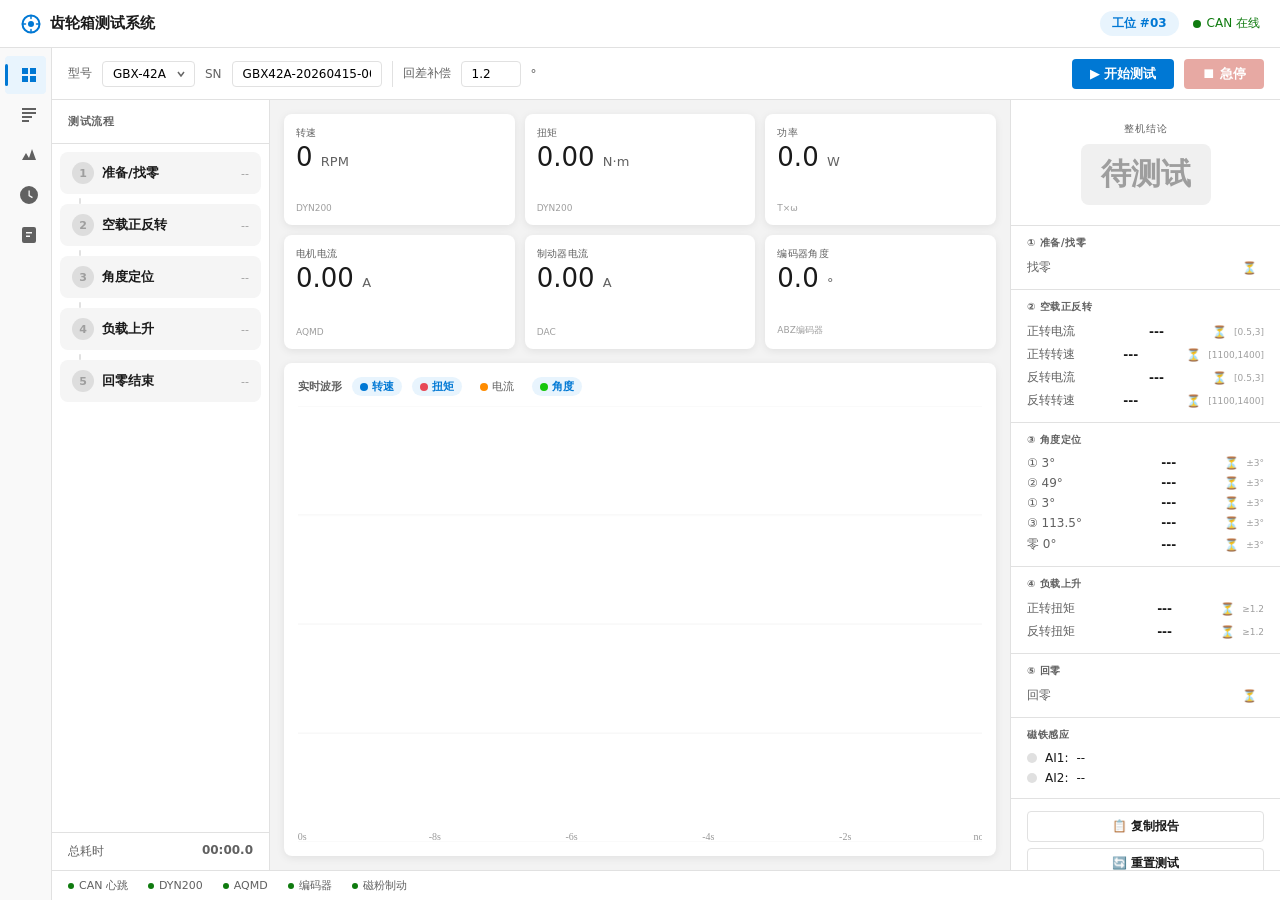
<file: Docs/motor.html>
<!DOCTYPE html>
<html lang="zh-CN">
<head>
<meta charset="UTF-8">
<meta name="viewport" content="width=device-width, initial-scale=1.0">
<title>齿轮箱产线测试系统 v1.0</title>
<style>
:root {
  --accent:#0078D4;--accent-light:#E8F4FD;--accent-hover:#106EBE;
  --bg:#F3F3F3;--card:#fff;--nav:#F9F9F9;--border:#E1E1E1;
  --t1:#1A1A1A;--t2:#616161;--t3:#9E9E9E;
  --ok:#0F7B0F;--ok-bg:#DFF6DD;--ng:#C42B1C;--ng-bg:#FDE7E9;
  --warn:#9D5D00;--warn-bg:#FFF4CE;
  --r:8px;--rs:4px;--sh:0 2px 8px rgba(0,0,0,.08);
}
*{margin:0;padding:0;box-sizing:border-box}
body{font-family:'Segoe UI Variable','Segoe UI',system-ui,sans-serif;background:var(--bg);color:var(--t1);height:100vh;display:flex;flex-direction:column;overflow:hidden;font-size:13px}
::-webkit-scrollbar{width:5px}::-webkit-scrollbar-thumb{background:#c8c8c8;border-radius:3px}

/* ── Titlebar ── */
.titlebar{height:48px;background:var(--card);border-bottom:1px solid var(--border);display:flex;align-items:center;padding:0 20px;gap:14px;flex-shrink:0}
.titlebar .logo{font-size:15px;font-weight:600;display:flex;align-items:center;gap:8px}
.titlebar .logo svg{width:22px;height:22px}
.titlebar .spacer{flex:1}
.station-badge{background:var(--accent-light);color:var(--accent);padding:4px 12px;border-radius:20px;font-size:12px;font-weight:600}
.bus-status{display:flex;align-items:center;gap:6px;font-size:12px;color:var(--ok)}
.bus-dot{width:8px;height:8px;background:var(--ok);border-radius:50%;animation:pulse 2s infinite}
@keyframes pulse{0%,100%{opacity:1}50%{opacity:.4}}

/* ── Nav Rail ── */
.nav-rail{width:52px;background:var(--nav);border-right:1px solid var(--border);display:flex;flex-direction:column;align-items:center;padding:8px 0;gap:2px;flex-shrink:0;transition:width .2s;overflow:hidden;z-index:50}
.nav-rail:hover{width:190px}
.nav-item{width:calc(100% - 10px);height:38px;display:flex;align-items:center;gap:12px;padding:0 14px;border-radius:var(--rs);cursor:pointer;white-space:nowrap;color:var(--t2);font-size:13px;position:relative;transition:.15s}
.nav-item:hover{background:rgba(0,0,0,.04)}
.nav-item.active{background:var(--accent-light);color:var(--accent)}
.nav-item.active::before{content:'';position:absolute;left:0;top:8px;bottom:8px;width:3px;background:var(--accent);border-radius:2px}
.nav-item svg{width:20px;height:20px;flex-shrink:0}

/* ── Command Bar ── */
.cmd-bar{height:52px;background:var(--card);border-bottom:1px solid var(--border);display:flex;align-items:center;padding:0 16px;gap:10px;flex-shrink:0;font-size:12px}
.cmd-bar label{color:var(--t2)}
.cmd-sel{appearance:none;padding:5px 28px 5px 10px;border:1px solid var(--border);border-radius:var(--rs);background:var(--card) url("data:image/svg+xml,%3Csvg xmlns='http://www.w3.org/2000/svg' width='10' height='10'%3E%3Cpath d='M2 3l3 4 3-4' fill='none' stroke='%23666' stroke-width='1.5'/%3E%3C/svg%3E") no-repeat right 8px center;font:inherit;cursor:pointer}
.cmd-inp{padding:5px 10px;border:1px solid var(--border);border-radius:var(--rs);font:inherit;width:150px;transition:.15s}
.cmd-inp:focus{outline:none;border-color:var(--accent);box-shadow:0 0 0 1px var(--accent)}
.cmd-inp.sm{width:60px}
.cmd-sep{width:1px;height:26px;background:var(--border)}
.cmd-spacer{flex:1}

.btn{padding:6px 18px;border:none;border-radius:var(--rs);font-size:13px;font-weight:600;cursor:pointer;display:inline-flex;align-items:center;gap:6px;font-family:inherit;transition:.15s}
.btn-p{background:var(--accent);color:#fff}.btn-p:hover{background:var(--accent-hover)}.btn-p:disabled{background:#bbb;cursor:default}
.btn-d{background:var(--ng);color:#fff}.btn-d:hover{background:#a4241a}.btn-d:disabled{opacity:.4;cursor:default}
.btn-o{background:transparent;border:1px solid var(--border);color:var(--t1)}.btn-o:hover{background:rgba(0,0,0,.04)}

/* ── Three Column ── */
.main{flex:1;display:flex;overflow:hidden}
.test-cols{flex:1;display:flex;overflow:hidden}

/* Left */
.left{width:218px;background:var(--card);border-right:1px solid var(--border);display:flex;flex-direction:column;flex-shrink:0;overflow-y:auto}
.ph{padding:14px 16px;font-weight:600;font-size:11px;color:var(--t2);border-bottom:1px solid var(--border);text-transform:uppercase;letter-spacing:.5px}
.steps{padding:8px;flex:1}
.step{padding:10px 12px;border-radius:var(--r);margin-bottom:4px;transition:.15s}
.step.done{background:var(--ok-bg)}.step.run{background:var(--accent-light);outline:1.5px solid var(--accent)}.step.fail{background:var(--ng-bg)}.step.wait{background:#f5f5f5}
.step-hd{display:flex;align-items:center;gap:8px}
.step-ico{width:22px;height:22px;border-radius:50%;display:flex;align-items:center;justify-content:center;font-size:11px;font-weight:700;flex-shrink:0;color:#fff}
.step.wait .step-ico{background:#ddd;color:var(--t3)}
.step.done .step-ico{background:var(--ok)}
.step.run .step-ico{background:var(--accent);animation:pulse 1.2s infinite}
.step.fail .step-ico{background:var(--ng)}
.step-nm{font-weight:600;font-size:13px;flex:1}
.step-tm{font-size:11px;color:var(--t3);font-variant-numeric:tabular-nums}
.step-det{margin-top:6px;padding-left:30px;font-size:11px;color:var(--t2);line-height:1.7}
.conn{width:2px;height:6px;margin:0 0 0 19px;border-radius:1px}
.conn.d{background:var(--ok)}.conn.p{background:var(--border)}
.total{padding:10px 16px;border-top:1px solid var(--border);font-size:12px;color:var(--t2);display:flex;justify-content:space-between}
.total b{font-variant-numeric:tabular-nums}

/* Center */
.center{flex:1;display:flex;flex-direction:column;overflow-y:auto;padding:14px;gap:14px;background:var(--bg)}
.metrics{display:grid;grid-template-columns:repeat(3,1fr);gap:10px}
.mc{background:var(--card);border-radius:var(--r);padding:12px;box-shadow:var(--sh);display:flex;flex-direction:column;min-height:90px;transition:.15s}
.mc:hover{box-shadow:0 4px 16px rgba(0,0,0,.12)}
.mc-lbl{font-size:10px;color:var(--t2);text-transform:uppercase;letter-spacing:.3px}
.mc-val{font-size:26px;font-weight:300;margin:2px 0;font-variant-numeric:tabular-nums;line-height:1.2}
.mc-unit{font-size:13px;color:var(--t2);font-weight:400}
.mc-src{font-size:9px;color:var(--t3);margin-top:auto}
.mc-spark{height:22px;margin:3px 0}
.mc-spark canvas{width:100%;height:100%}

.chart-box{background:var(--card);border-radius:var(--r);box-shadow:var(--sh);padding:14px;flex:1;min-height:180px;display:flex;flex-direction:column}
.chart-hdr{display:flex;align-items:center;gap:10px;margin-bottom:10px;font-size:11px;color:var(--t2)}
.chart-hdr .tag{padding:2px 8px;border-radius:12px;cursor:pointer;display:flex;align-items:center;gap:4px;-webkit-user-select:none;user-select:none;transition:.15s}
.chart-hdr .tag.on{background:var(--accent-light);color:var(--accent);font-weight:600}
.chart-hdr .tag .cd{width:8px;height:8px;border-radius:50%}
.chart-wrap{flex:1;position:relative}
.chart-wrap canvas{width:100%;height:100%;display:block}
.samp-bar{display:flex;align-items:center;gap:8px;margin-top:8px;padding:6px 10px;background:var(--accent-light);border-radius:var(--rs);font-size:11px;color:var(--accent);font-weight:600}
.samp-bar .trk{flex:1;height:4px;background:#c8e0f4;border-radius:2px;overflow:hidden}
.samp-bar .fill{height:100%;background:var(--accent);border-radius:2px;transition:width .1s linear}
.samp-bar.hidden{display:none}

/* Phase-specific tables */
.ptbl{background:var(--card);border-radius:var(--r);box-shadow:var(--sh);overflow:hidden}
.ptbl.hidden{display:none}
.ptbl table{width:100%;border-collapse:collapse;font-size:12px}
.ptbl th{background:var(--nav);padding:7px 12px;text-align:left;font-weight:600;font-size:10px;color:var(--t2);text-transform:uppercase;letter-spacing:.3px}
.ptbl td{padding:7px 12px;border-top:1px solid var(--border);font-variant-numeric:tabular-nums}
.ok{color:var(--ok);font-weight:600}.ng{color:var(--ng);font-weight:600}.wt{color:var(--t3)}

/* Right */
.right{width:270px;background:var(--card);border-left:1px solid var(--border);display:flex;flex-direction:column;flex-shrink:0;overflow-y:auto}
.verdict{padding:20px 16px;text-align:center;border-bottom:1px solid var(--border)}
.verdict small{font-size:10px;color:var(--t2);text-transform:uppercase;letter-spacing:1px}
.verdict-r{font-size:30px;font-weight:700;padding:10px 20px;border-radius:var(--r);display:inline-block;min-width:130px;margin-top:8px}
.verdict-r.p{background:#f0f0f0;color:var(--t3)}.verdict-r.ok{background:var(--ok-bg);color:var(--ok)}.verdict-r.ng{background:var(--ng-bg);color:var(--ng)}
.jsec{padding:10px 16px;border-bottom:1px solid var(--border)}
.jsec-t{font-size:10px;font-weight:600;color:var(--t2);text-transform:uppercase;letter-spacing:.5px;margin-bottom:6px}
.ji{display:flex;align-items:center;padding:3px 0;font-size:12px;gap:6px}
.ji .nm{flex:1;color:var(--t2)}.ji .vl{font-weight:600;font-variant-numeric:tabular-nums;min-width:55px}.ji .rs{width:18px;text-align:center}.ji .rg{font-size:9px;color:var(--t3)}
.sensor-row{display:flex;align-items:center;gap:8px;padding:3px 0;font-size:12px}
.sd{width:10px;height:10px;border-radius:50%;flex-shrink:0}.sd.on{background:var(--ok)}.sd.off{background:#e0e0e0}
.ractions{padding:12px 16px;margin-top:auto;display:flex;flex-direction:column;gap:6px}
.ractions .btn{justify-content:center;width:100%;font-size:12px}

/* Status bar */
.sbar{height:30px;background:var(--card);border-top:1px solid var(--border);display:flex;align-items:center;padding:0 16px;gap:20px;font-size:11px;color:var(--t2);flex-shrink:0}
.si{display:flex;align-items:center;gap:5px}
.si .d{width:6px;height:6px;border-radius:50%}.si .d.on{background:var(--ok)}.si .d.off{background:var(--ng)}

/* Info bar */
.ibar{padding:7px 20px;font-size:12px;display:flex;align-items:center;gap:8px;flex-shrink:0}
.ibar.hidden{display:none}
.ibar.w{background:var(--warn-bg);color:var(--warn)}
.ibar.e{background:var(--ng-bg);color:var(--ng)}
.ibar.s{background:var(--ok-bg);color:var(--ok)}

/* Toast */
.toast-wrap{position:fixed;top:60px;right:20px;z-index:999;display:flex;flex-direction:column;gap:8px}
.toast{padding:10px 16px;border-radius:var(--r);font-size:12px;box-shadow:0 4px 20px rgba(0,0,0,.15);animation:tIn .3s;max-width:300px}
.toast.info{background:var(--accent);color:#fff}
.toast.ok{background:var(--ok);color:#fff}
.toast.ng{background:var(--ng);color:#fff}
@keyframes tIn{from{opacity:0;transform:translateY(-10px)}to{opacity:1;transform:none}}
</style>
</head>
<body>

<!-- Titlebar -->
<div class="titlebar">
  <div class="logo">
    <svg viewBox="0 0 22 22" fill="none"><circle cx="11" cy="11" r="8.5" stroke="#0078D4" stroke-width="2"/><circle cx="11" cy="11" r="3" fill="#0078D4"/><path d="M11 2.5v3M11 16.5v3M2.5 11h3M16.5 11h3" stroke="#0078D4" stroke-width="1.5" stroke-linecap="round"/></svg>
    齿轮箱测试系统
  </div>
  <div class="spacer"></div>
  <div class="station-badge">工位 #03</div>
  <div class="bus-status"><div class="bus-dot"></div>CAN 在线</div>
</div>

<div class="main">
  <!-- Nav -->
  <nav class="nav-rail">
    <div class="nav-item active"><svg viewBox="0 0 20 20" fill="currentColor"><path d="M3 3h6v6H3zm8 0h6v6h-6zM3 11h6v6H3zm8 0h6v6h-6z"/></svg><span>测试执行</span></div>
    <div class="nav-item"><svg viewBox="0 0 20 20" fill="currentColor"><path d="M3 3h14v2H3zm0 4h14v2H3zm0 4h10v2H3zm0 4h7v2H3z"/></svg><span>配方管理</span></div>
    <div class="nav-item"><svg viewBox="0 0 20 20" fill="currentColor"><path d="M3 15l4-7 3 5 3-9 4 11H3z"/></svg><span>历史记录</span></div>
    <div class="nav-item"><svg viewBox="0 0 20 20" fill="currentColor"><path d="M10 1a9 9 0 100 18A9 9 0 0010 1zm.75 4.5v4.69l3.1 1.86-.75 1.25L9.5 11V5.5h1.25z"/></svg><span>设备配置</span></div>
    <div class="nav-item"><svg viewBox="0 0 20 20" fill="currentColor"><path d="M5 2a2 2 0 00-2 2v12a2 2 0 002 2h10a2 2 0 002-2V4a2 2 0 00-2-2H5zm2 5h6v1.5H7zm0 3.5h4V12H7z"/></svg><span>I/O 诊断</span></div>
  </nav>

  <div style="flex:1;display:flex;flex-direction:column;overflow:hidden">
    <!-- Command bar -->
    <div class="cmd-bar">
      <label>型号</label>
      <select class="cmd-sel" id="selModel" title="型号选择" aria-label="型号选择"><option>GBX-42A</option><option>GBX-42B</option><option>GBX-56A</option></select>
      <label>SN</label>
      <input class="cmd-inp" id="inpSN" value="GBX42A-20260415-001" title="产品序列号" placeholder="请输入 SN">
      <div class="cmd-sep"></div>
      <label>回差补偿</label>
      <input class="cmd-inp sm" id="inpBack" type="number" step="0.1" value="1.2" title="回差补偿角度" placeholder="0~10"><label>°</label>
      <div class="cmd-spacer"></div>
      <button class="btn btn-p" id="btnStart" onclick="startTest()">▶ 开始测试</button>
      <button class="btn btn-d" id="btnStop" onclick="emergencyStop()" disabled>⏹ 急停</button>
    </div>

    <!-- 3-col -->
    <div class="test-cols">
      <!-- LEFT: Steps -->
      <div class="left">
        <div class="ph">测试流程</div>
        <div class="steps" id="stepsContainer"></div>
        <div class="total"><span>总耗时</span><b id="totalTime">00:00.0</b></div>
      </div>

      <!-- CENTER -->
      <div class="center">
        <!-- Metrics -->
        <div class="metrics" id="metricsGrid"></div>

        <!-- Phase table -->
        <div class="ptbl hidden" id="angleTable">
          <table><thead><tr><th>目标位</th><th>目标角度</th><th>当前角度</th><th>偏差</th><th>公差</th><th>判定</th></tr></thead>
          <tbody id="angleTbody"></tbody></table>
        </div>
        <div class="ptbl hidden" id="loadTable">
          <table><thead><tr><th>方向</th><th>制动电流</th><th>锁止扭矩</th><th>下限</th><th>判定</th></tr></thead>
          <tbody id="loadTbody"></tbody></table>
        </div>

        <!-- Chart -->
        <div class="chart-box">
          <div class="chart-hdr">
            <span style="font-weight:600">实时波形</span>
            <div class="tag on" data-ch="speed"><span class="cd" style="background:#0078D4"></span>转速</div>
            <div class="tag on" data-ch="torque"><span class="cd" style="background:#E74856"></span>扭矩</div>
            <div class="tag" data-ch="current"><span class="cd" style="background:#FF8C00"></span>电流</div>
            <div class="tag on" data-ch="angle"><span class="cd" style="background:#16C60C"></span>角度</div>
          </div>
          <div class="chart-wrap"><canvas id="chartCanvas"></canvas></div>
          <div class="samp-bar hidden" id="sampBar">
            <span>⏱ 采样中</span>
            <div class="trk"><div class="fill" id="sampFill" style="width:0%"></div></div>
            <span id="sampText">0.0s / 2.0s</span>
          </div>
        </div>
      </div>

      <!-- RIGHT: Judgment -->
      <div class="right">
        <div class="verdict">
          <small>整机结论</small><br>
          <div class="verdict-r p" id="verdictBox">待测试</div>
        </div>
        <div id="judgeContainer"></div>
        <div class="jsec">
          <div class="jsec-t">磁铁感应</div>
          <div class="sensor-row"><div class="sd off" id="ai1Dot"></div><span>AI1: </span><span id="ai1Val">--</span></div>
          <div class="sensor-row"><div class="sd off" id="ai2Dot"></div><span>AI2: </span><span id="ai2Val">--</span></div>
        </div>
        <div class="ractions">
          <button class="btn btn-o" onclick="copyReport()">📋 复制报告</button>
          <button class="btn btn-o" onclick="resetTest()">🔄 重置测试</button>
        </div>
      </div>
    </div>

    <!-- Info bar -->
    <div class="ibar hidden" id="infoBar"><span id="infoIcon">ℹ</span><span id="infoText"></span></div>

    <!-- Status bar -->
    <div class="sbar">
      <div class="si"><div class="d on"></div>CAN 心跳</div>
      <div class="si"><div class="d on"></div>DYN200</div>
      <div class="si"><div class="d on"></div>AQMD</div>
      <div class="si"><div class="d on"></div>编码器</div>
      <div class="si"><div class="d on"></div>磁粉制动</div>
      <div style="flex:1"></div>
      <span id="clockText"></span>
    </div>
  </div>
</div>

<!-- Toasts -->
<div class="toast-wrap" id="toastWrap"></div>

<script>
// ═══════════════════════ DATA MODEL ═══════════════════════
const PHASES = [
  { id:'prep',  name:'准备/找零',   icon:'1' },
  { id:'idle',  name:'空载正反转',  icon:'2' },
  { id:'angle', name:'角度定位',    icon:'3' },
  { id:'load',  name:'负载上升',    icon:'4' },
  { id:'home',  name:'回零结束',    icon:'5' }
];

const ANGLE_TARGETS = [
  { label:'①', deg:3,     tol:3 },
  { label:'②', deg:49,    tol:3 },
  { label:'①', deg:3,     tol:3 },
  { label:'③', deg:113.5, tol:3 },
  { label:'零', deg:0,     tol:3 }
];

const LIMITS = {
  idleCurFwd:[0.5,3.0], idleCurRev:[0.5,3.0],
  idleSpdFwd:[1100,1400], idleSpdRev:[1100,1400],
  loadTorqueFwd:1.2, loadTorqueRev:1.2
};
const STORAGE_KEY='gbx-test-profile-v1';

let state = {
  running:false, phase:-1, subStep:0, timer:null, elapsed:0,
  phaseStart:0,
  metrics:{ speed:0, torque:0, power:0, motorCur:0, brakeCur:0, angle:0 },
  series:{ speed:[], torque:[], current:[], angle:[] },
  sampling:false, sampElapsed:0, sampDuration:2,
  results:{
    prep:{ status:'wait' },
    idle:{ status:'wait', fwdCur:null, fwdSpd:null, revCur:null, revSpd:null },
    angle:{ status:'wait', points:ANGLE_TARGETS.map(()=>({actual:null,status:'wait'})) },
    load:{ status:'wait', fwdBrakeCur:null, fwdTorque:null, revBrakeCur:null, revTorque:null },
    home:{ status:'wait' }
  },
  verdict:'pending',
  ai1:0, ai2:0,
  chartChannels:{ speed:true, torque:true, current:false, angle:true }
};


// ══════════ 继续 state 之后的完整逻辑 ══════════

// ── Utility ──
function rand(a,b){return a+Math.random()*(b-a)}
function clamp(v,a,b){return Math.max(a,Math.min(b,v))}
function fmt(v,d=1){return v.toFixed(d)}
function fmtTime(ms){let s=ms/1000;let m=Math.floor(s/60);s=s-m*60;return String(m).padStart(2,'0')+':'+s.toFixed(1).padStart(4,'0')}

// ── Toast ──
function toast(msg,type='info'){
  const w=document.getElementById('toastWrap');
  const d=document.createElement('div');
  d.className='toast '+type;d.textContent=msg;w.appendChild(d);
  setTimeout(()=>{d.style.opacity='0';d.style.transition='opacity .3s';setTimeout(()=>d.remove(),300)},3000);
}

// ── Info Bar ──
function showInfo(msg,type='w'){
  const bar=document.getElementById('infoBar');
  bar.className='ibar '+type;
  document.getElementById('infoIcon').textContent=type==='s'?'✅':type==='e'?'❌':'⚠';
  document.getElementById('infoText').textContent=msg;
}
function hideInfo(){document.getElementById('infoBar').className='ibar hidden'}

function setFormLocked(locked){
  document.getElementById('selModel').disabled=locked;
  document.getElementById('inpSN').readOnly=locked;
  document.getElementById('inpBack').readOnly=locked;
}

function validateInputs(){
  const snInput=document.getElementById('inpSN');
  const backInput=document.getElementById('inpBack');
  const sn=snInput.value.trim();
  const backVal=parseFloat(backInput.value);

  if(!sn){
    showInfo('SN 不能为空','e');
    snInput.focus();
    return false;
  }
  if(sn.length<8){
    showInfo('SN 长度至少 8 位','e');
    snInput.focus();
    return false;
  }
  if(Number.isNaN(backVal)||backVal<0||backVal>10){
    showInfo('回差补偿范围应为 0 ~ 10°','e');
    backInput.focus();
    return false;
  }
  return true;
}

function saveProfile(){
  const payload={
    model:document.getElementById('selModel').value,
    sn:document.getElementById('inpSN').value.trim(),
    back:document.getElementById('inpBack').value
  };
  try{
    localStorage.setItem(STORAGE_KEY,JSON.stringify(payload));
  }catch(_){
    // Storage may be unavailable in some runtime contexts.
  }
}

function restoreProfile(){
  let raw=null;
  try{
    raw=localStorage.getItem(STORAGE_KEY);
  }catch(_){
    return;
  }
  if(!raw)return;
  try{
    const payload=JSON.parse(raw);
    if(payload.model)document.getElementById('selModel').value=payload.model;
    if(payload.sn)document.getElementById('inpSN').value=payload.sn;
    if(payload.back!==undefined)document.getElementById('inpBack').value=payload.back;
  }catch(_){
    localStorage.removeItem(STORAGE_KEY);
  }
}

// ── Clock ──
setInterval(()=>{
  const now=new Date();
  document.getElementById('clockText').textContent=
    now.toLocaleDateString('zh-CN')+' '+now.toLocaleTimeString('zh-CN');
},1000);

// ═══════════════════════ RENDER ═══════════════════════

function renderSteps(){
  const c=document.getElementById('stepsContainer');
  let html='';
  PHASES.forEach((p,i)=>{
    const r=state.results[p.id];
    let cls='wait',icon=p.icon,detail='';
    if(i<state.phase){cls=r.status==='fail'?'fail':'done'}
    else if(i===state.phase&&state.running){cls='run'}

    // detail for each phase
    if(p.id==='prep'&&(cls==='done'||cls==='run')){
      detail='回差补偿: '+document.getElementById('inpBack').value+'°';
    }
    if(p.id==='idle'){
      if(cls==='run'){
        detail=state.subStep===0?'正转采样中...':'反转采样中...';
      }else if(cls==='done'){
        detail='正转 '+fmt(r.fwdCur)+'A / '+fmt(r.fwdSpd,0)+'RPM<br>反转 '+fmt(r.revCur)+'A / '+fmt(r.revSpd,0)+'RPM';
      }
    }
    if(p.id==='angle'){
      if(cls==='run'){
        const idx=Math.min(state.subStep,ANGLE_TARGETS.length-1);
        detail='定位目标 '+ANGLE_TARGETS[idx].label+' '+ANGLE_TARGETS[idx].deg+'°';
      }else if(cls==='done'){
        detail=r.points.map((pt,j)=>ANGLE_TARGETS[j].label+' '+fmt(pt.actual)+'° '+(pt.status==='ok'?'✅':'❌')).join('<br>');
      }
    }
    if(p.id==='load'){
      if(cls==='run'){detail=state.subStep===0?'正转加载中...':'反转加载中...';}
      else if(cls==='done'){detail='正转 '+fmt(r.fwdTorque)+' N·m<br>反转 '+fmt(r.revTorque)+' N·m';}
    }

    const elapsed=i<state.phase?phaseElapsed[i]:(i===state.phase?(Date.now()-state.phaseStart):0);

    html+=`<div class="step ${cls}">
      <div class="step-hd">
        <div class="step-ico">${cls==='done'?'✓':cls==='fail'?'✗':cls==='run'?'⟳':icon}</div>
        <div class="step-nm">${p.name}</div>
        <div class="step-tm">${(cls!=='wait')?fmtTime(elapsed):'--'}</div>
      </div>
      ${detail?'<div class="step-det">'+detail+'</div>':''}
    </div>`;
    if(i<PHASES.length-1){
      html+=`<div class="conn ${i<state.phase?'d':'p'}"></div>`;
    }
  });
  c.innerHTML=html;
  document.getElementById('totalTime').textContent=fmtTime(state.elapsed);
}

const phaseElapsed=Array(5).fill(0);

function renderMetrics(){
  const m=state.metrics;
  const defs=[
    {lbl:'转速',val:fmt(m.speed,0),unit:'RPM',src:'DYN200',key:'speed'},
    {lbl:'扭矩',val:fmt(m.torque,2),unit:'N·m',src:'DYN200',key:'torque'},
    {lbl:'功率',val:fmt(m.power,1),unit:'W',src:'T×ω',key:'power'},
    {lbl:'电机电流',val:fmt(m.motorCur,2),unit:'A',src:'AQMD',key:'current'},
    {lbl:'制动器电流',val:fmt(m.brakeCur,2),unit:'A',src:'DAC',key:'brake'},
    {lbl:'编码器角度',val:fmt(m.angle,1),unit:'°',src:'ABZ编码器',key:'angle'}
  ];
  const g=document.getElementById('metricsGrid');
  let html='';
  defs.forEach(d=>{
    html+=`<div class="mc">
      <div class="mc-lbl">${d.lbl}</div>
      <div class="mc-val">${d.val} <span class="mc-unit">${d.unit}</span></div>
      <div class="mc-spark"><canvas id="spark_${d.key}" height="22"></canvas></div>
      <div class="mc-src">${d.src}</div>
    </div>`;
  });
  g.innerHTML=html;

  // draw sparklines
  ['speed','torque','current','angle'].forEach(k=>{
    const cv=document.getElementById('spark_'+k);
    if(!cv)return;
    drawSparkline(cv,state.series[k]||[],k);
  });
  const brakeSpark=document.getElementById('spark_brake');
  if(brakeSpark){
    // reuse a mini array for brake
    drawSparkline(brakeSpark,[state.metrics.brakeCur],'brake');
  }
  const powerSpark=document.getElementById('spark_power');
  if(powerSpark){
    drawSparkline(powerSpark,[state.metrics.power],'power');
  }
}

function drawSparkline(canvas,data,key){
  const ctx=canvas.getContext('2d');
  const w=canvas.width=canvas.parentElement.clientWidth;
  const h=canvas.height=22;
  ctx.clearRect(0,0,w,h);
  if(data.length<2)return;
  const last=data.slice(-60);
  const mn=Math.min(...last),mx=Math.max(...last);
  const range=mx-mn||1;
  const colors={speed:'#0078D4',torque:'#E74856',current:'#FF8C00',angle:'#16C60C',brake:'#8764B8',power:'#00B7C3'};
  ctx.strokeStyle=colors[key]||'#0078D4';
  ctx.lineWidth=1.5;
  ctx.beginPath();
  last.forEach((v,i)=>{
    const x=(i/(last.length-1))*w;
    const y=h-((v-mn)/range)*(h-4)-2;
    i===0?ctx.moveTo(x,y):ctx.lineTo(x,y);
  });
  ctx.stroke();
}

function renderAngleTable(){
  const tbl=document.getElementById('angleTable');
  const tb=document.getElementById('angleTbody');
  if(state.phase===2&&state.running){
    tbl.classList.remove('hidden');
    let html='';
    ANGLE_TARGETS.forEach((t,i)=>{
      const r=state.results.angle.points[i];
      const actual=r.actual!==null?fmt(r.actual):'---';
      const diff=r.actual!==null?fmt(r.actual-t.deg):'---';
      const st=r.status==='ok'?'<span class="ok">✅ OK</span>':r.status==='fail'?'<span class="ng">❌ NG</span>':'<span class="wt">⏳</span>';
      html+=`<tr><td>${t.label}</td><td>${t.deg}°</td><td>${actual}°</td><td>${diff}°</td><td>±${t.tol}°</td><td>${st}</td></tr>`;
    });
    tb.innerHTML=html;
  }else if(state.phase>2){
    tbl.classList.remove('hidden');
    // keep final values
  }else{
    tbl.classList.add('hidden');
  }
}

function renderLoadTable(){
  const tbl=document.getElementById('loadTable');
  const tb=document.getElementById('loadTbody');
  if(state.phase===3&&state.running){
    tbl.classList.remove('hidden');
    const r=state.results.load;
    let html='';
    const fwdSt=r.fwdTorque!==null?(r.fwdTorque>=LIMITS.loadTorqueFwd?'<span class="ok">✅ OK</span>':'<span class="ng">❌ NG</span>'):'<span class="wt">⏳ 加载中</span>';
    const revSt=r.revTorque!==null?(r.revTorque>=LIMITS.loadTorqueRev?'<span class="ok">✅ OK</span>':'<span class="ng">❌ NG</span>'):'<span class="wt">⏳</span>';
    html+=`<tr><td>正转</td><td>${r.fwdBrakeCur!==null?fmt(r.fwdBrakeCur)+' A':'---'}</td><td>${r.fwdTorque!==null?fmt(r.fwdTorque)+' N·m':'---'}</td><td>≥${LIMITS.loadTorqueFwd}</td><td>${fwdSt}</td></tr>`;
    html+=`<tr><td>反转</td><td>${r.revBrakeCur!==null?fmt(r.revBrakeCur)+' A':'---'}</td><td>${r.revTorque!==null?fmt(r.revTorque)+' N·m':'---'}</td><td>≥${LIMITS.loadTorqueRev}</td><td>${revSt}</td></tr>`;
    tb.innerHTML=html;
  }else if(state.phase>3){tbl.classList.remove('hidden')}
  else{tbl.classList.add('hidden')}
}

function renderJudgment(){
  const c=document.getElementById('judgeContainer');
  let html='';
  // Phase 1: prep
  html+=`<div class="jsec"><div class="jsec-t">① 准备/找零</div>`;
  html+=ji('找零','',state.results.prep.status==='done'?'ok':state.results.prep.status==='fail'?'ng':'wait','');
  html+=`</div>`;

  // Phase 2: idle
  const ir=state.results.idle;
  html+=`<div class="jsec"><div class="jsec-t">② 空载正反转</div>`;
  html+=ji('正转电流',ir.fwdCur!==null?fmt(ir.fwdCur)+' A':'---',judgeRange(ir.fwdCur,LIMITS.idleCurFwd),'['+LIMITS.idleCurFwd+']');
  html+=ji('正转转速',ir.fwdSpd!==null?fmt(ir.fwdSpd,0)+' RPM':'---',judgeRange(ir.fwdSpd,LIMITS.idleSpdFwd),'['+LIMITS.idleSpdFwd+']');
  html+=ji('反转电流',ir.revCur!==null?fmt(ir.revCur)+' A':'---',judgeRange(ir.revCur,LIMITS.idleCurRev),'['+LIMITS.idleCurRev+']');
  html+=ji('反转转速',ir.revSpd!==null?fmt(ir.revSpd,0)+' RPM':'---',judgeRange(ir.revSpd,LIMITS.idleSpdRev),'['+LIMITS.idleSpdRev+']');
  html+=`</div>`;

  // Phase 3: angle
  html+=`<div class="jsec"><div class="jsec-t">③ 角度定位</div>`;
  ANGLE_TARGETS.forEach((t,i)=>{
    const p=state.results.angle.points[i];
    html+=ji(t.label+' '+t.deg+'°',p.actual!==null?fmt(p.actual)+'°':'---',p.status,'±'+t.tol+'°');
  });
  html+=`</div>`;

  // Phase 4: load
  const lr=state.results.load;
  html+=`<div class="jsec"><div class="jsec-t">④ 负载上升</div>`;
  html+=ji('正转扭矩',lr.fwdTorque!==null?fmt(lr.fwdTorque)+' N·m':'---',lr.fwdTorque!==null?(lr.fwdTorque>=LIMITS.loadTorqueFwd?'ok':'fail'):'wait','≥'+LIMITS.loadTorqueFwd);
  html+=ji('反转扭矩',lr.revTorque!==null?fmt(lr.revTorque)+' N·m':'---',lr.revTorque!==null?(lr.revTorque>=LIMITS.loadTorqueRev?'ok':'fail'):'wait','≥'+LIMITS.loadTorqueRev);
  html+=`</div>`;

  // Phase 5: home
  html+=`<div class="jsec"><div class="jsec-t">⑤ 回零</div>`;
  html+=ji('回零','',state.results.home.status==='done'?'ok':'wait','');
  html+=`</div>`;

  c.innerHTML=html;

  // Verdict
  const vb=document.getElementById('verdictBox');
  if(state.verdict==='ok'){vb.className='verdict-r ok';vb.textContent='OK';}
  else if(state.verdict==='ng'){vb.className='verdict-r ng';vb.textContent='NG';}
  else{vb.className='verdict-r p';vb.textContent='待测试';}

  // Sensors
  state.ai1=state.running?rand(2.0,2.8):0;
  state.ai2=state.running?rand(0.05,0.2):0;
  document.getElementById('ai1Val').textContent=state.running?fmt(state.ai1)+'V (有磁)':'--';
  document.getElementById('ai2Val').textContent=state.running?fmt(state.ai2)+'V (无磁)':'--';
  document.getElementById('ai1Dot').className='sd '+(state.ai1>1?'on':'off');
  document.getElementById('ai2Dot').className='sd '+(state.ai2>1?'on':'off');
}

function ji(name,val,status,range){
  const icon=status==='ok'?'<span class="ok">✓</span>':status==='fail'||status==='ng'?'<span class="ng">✗</span>':'<span class="wt">⏳</span>';
  return `<div class="ji"><span class="nm">${name}</span><span class="vl">${val}</span><span class="rs">${icon}</span><span class="rg">${range}</span></div>`;
}

function judgeRange(val,range){
  if(val===null)return 'wait';
  return (val>=range[0]&&val<=range[1])?'ok':'fail';
}

function renderSamplingBar(){
  const bar=document.getElementById('sampBar');
  if(state.sampling){
    bar.classList.remove('hidden');
    const pct=Math.min(100,(state.sampElapsed/state.sampDuration)*100);
    document.getElementById('sampFill').style.width=pct+'%';
    document.getElementById('sampText').textContent=fmt(state.sampElapsed)+'s / '+fmt(state.sampDuration)+'s';
  }else{
    bar.classList.add('hidden');
  }
}

// ═══════════════════════ CHART ═══════════════════════

const CHART_COLORS={speed:'#0078D4',torque:'#E74856',current:'#FF8C00',angle:'#16C60C'};
const CHART_MAX={speed:1800,torque:3,current:4,angle:180};
const CHART_POINTS=200;

function renderChart(){
  const canvas=document.getElementById('chartCanvas');
  const ctx=canvas.getContext('2d');
  const rect=canvas.parentElement.getBoundingClientRect();
  canvas.width=rect.width;canvas.height=rect.height;
  const W=canvas.width,H=canvas.height;
  ctx.clearRect(0,0,W,H);

  // Grid
  ctx.strokeStyle='#E8E8E8';ctx.lineWidth=0.5;
  for(let i=0;i<=4;i++){
    const y=H*i/4;
    ctx.beginPath();ctx.moveTo(0,y);ctx.lineTo(W,y);ctx.stroke();
  }

  // Time axis labels
  ctx.fillStyle='#999';ctx.font='10px Segoe UI';ctx.textAlign='center';
  const labels=['-10s','-8s','-6s','-4s','-2s','now'];
  labels.forEach((l,i)=>{
    ctx.fillText(l,(i/(labels.length-1))*W,H-2);
  });

  // Draw channels
  ['speed','torque','current','angle'].forEach(ch=>{
    if(!state.chartChannels[ch])return;
    const data=state.series[ch];
    if(data.length<2)return;
    const last=data.slice(-CHART_POINTS);
    const mx=CHART_MAX[ch];
    ctx.strokeStyle=CHART_COLORS[ch];
    ctx.lineWidth=1.8;
    ctx.beginPath();
    last.forEach((v,i)=>{
      const x=(i/(CHART_POINTS-1))*W;
      const y=H-20-(v/mx)*(H-30);
      i===0?ctx.moveTo(x,y):ctx.lineTo(x,y);
    });
    ctx.stroke();
  });

  // Sampling overlay
  if(state.sampling){
    const sampPts=Math.floor((state.sampElapsed/10)*CHART_POINTS);
    const startX=Math.max(0,W-sampPts/(CHART_POINTS)*W);
    ctx.fillStyle='rgba(0,120,212,0.08)';
    ctx.fillRect(startX,0,W-startX,H-15);
    ctx.strokeStyle='rgba(0,120,212,0.3)';ctx.lineWidth=1;
    ctx.setLineDash([4,4]);
    ctx.beginPath();ctx.moveTo(startX,0);ctx.lineTo(startX,H-15);ctx.stroke();
    ctx.setLineDash([]);
  }
}

// Chart toggle
document.querySelectorAll('.chart-hdr .tag').forEach(el=>{
  el.addEventListener('click',()=>{
    const ch=el.dataset.ch;
    state.chartChannels[ch]=!state.chartChannels[ch];
    el.classList.toggle('on',state.chartChannels[ch]);
  });
});

// Nav interaction
document.querySelectorAll('.nav-item').forEach((item,idx)=>{
  item.addEventListener('click',()=>{
    document.querySelectorAll('.nav-item').forEach(n=>n.classList.remove('active'));
    item.classList.add('active');
    if(idx!==0){
      showInfo('当前为演示版，仅“测试执行”页可完整交互','w');
      toast(item.textContent.trim()+' 暂未开放，已返回测试执行','info');
      setTimeout(()=>{
        document.querySelectorAll('.nav-item').forEach(n=>n.classList.remove('active'));
        document.querySelector('.nav-item').classList.add('active');
      },300);
    }else{
      hideInfo();
    }
  });
});

// Form persistence and shortcuts
restoreProfile();
['selModel','inpSN','inpBack'].forEach(id=>{
  document.getElementById(id).addEventListener('change',saveProfile);
});
document.getElementById('inpSN').addEventListener('keydown',e=>{
  if(e.key==='Enter'&&!state.running){
    startTest();
  }
});

// ═══════════════════════ SIMULATION ENGINE ═══════════════════════

let simInterval=null;
let phaseTimer=0;
let simTick=0;

function startTest(){
  if(state.running)return;
  if(!validateInputs()){
    toast('参数校验未通过，请检查 SN 与回差补偿','ng');
    return;
  }

  state.running=true;
  state.phase=0;state.subStep=0;
  state.elapsed=0;state.verdict='pending';
  state.series={speed:[],torque:[],current:[],angle:[]};
  state.results={
    prep:{status:'wait'},
    idle:{status:'wait',fwdCur:null,fwdSpd:null,revCur:null,revSpd:null},
    angle:{status:'wait',points:ANGLE_TARGETS.map(()=>({actual:null,status:'wait'}))},
    load:{status:'wait',fwdBrakeCur:null,fwdTorque:null,revBrakeCur:null,revTorque:null},
    home:{status:'wait'}
  };
  phaseElapsed.fill(0);
  phaseTimer=0;simTick=0;
  state.phaseStart=Date.now();
  state.sampling=false;

  document.getElementById('btnStart').disabled=true;
  document.getElementById('btnStop').disabled=false;
  setFormLocked(true);
  hideInfo();
  saveProfile();

  toast('测试开始 — '+document.getElementById('inpSN').value,'info');

  simInterval=setInterval(simLoop,50);
}

function emergencyStop(){
  if(!state.running)return;
  state.running=false;
  clearInterval(simInterval);
  state.sampling=false;
  state.metrics={speed:0,torque:0,power:0,motorCur:0,brakeCur:0,angle:state.metrics.angle};
  document.getElementById('btnStart').disabled=false;
  document.getElementById('btnStop').disabled=true;
  setFormLocked(false);
  showInfo('急停触发 — 测试中断','e');
  toast('⏹ 急停','ng');
  renderAll();
}

function resetTest(){
  if(state.running)emergencyStop();
  state.phase=-1;state.subStep=0;state.elapsed=0;state.verdict='pending';
  state.metrics={speed:0,torque:0,power:0,motorCur:0,brakeCur:0,angle:0};
  state.series={speed:[],torque:[],current:[],angle:[]};
  state.sampling=false;
  state.results={
    prep:{status:'wait'},
    idle:{status:'wait',fwdCur:null,fwdSpd:null,revCur:null,revSpd:null},
    angle:{status:'wait',points:ANGLE_TARGETS.map(()=>({actual:null,status:'wait'}))},
    load:{status:'wait',fwdBrakeCur:null,fwdTorque:null,revBrakeCur:null,revTorque:null},
    home:{status:'wait'}
  };
  phaseElapsed.fill(0);
  document.getElementById('btnStart').disabled=false;
  document.getElementById('btnStop').disabled=true;
  setFormLocked(false);
  document.getElementById('angleTable').classList.add('hidden');
  document.getElementById('loadTable').classList.add('hidden');
  hideInfo();
  toast('测试已重置','info');
  renderAll();
}

function advancePhase(){
  if(state.phase>=0)phaseElapsed[state.phase]=Date.now()-state.phaseStart;
  state.phase++;
  state.subStep=0;
  phaseTimer=0;
  state.phaseStart=Date.now();
  state.sampling=false;
  state.sampElapsed=0;
  if(state.phase>=PHASES.length){
    finishTest();
  }else{
    toast('进入: '+PHASES[state.phase].name,'info');
  }
}

function finishTest(){
  state.running=false;
  clearInterval(simInterval);
  if(state.phaseStart){
    phaseElapsed[PHASES.length-1]=Date.now()-state.phaseStart;
  }

  // Judge overall
  const ir=state.results.idle;
  const ar=state.results.angle;
  const lr=state.results.load;
  let allOk=true;
  if(judgeRange(ir.fwdCur,LIMITS.idleCurFwd)!=='ok')allOk=false;
  if(judgeRange(ir.fwdSpd,LIMITS.idleSpdFwd)!=='ok')allOk=false;
  if(judgeRange(ir.revCur,LIMITS.idleCurRev)!=='ok')allOk=false;
  if(judgeRange(ir.revSpd,LIMITS.idleSpdRev)!=='ok')allOk=false;
  ar.points.forEach(p=>{if(p.status!=='ok')allOk=false;});
  if(!lr.fwdTorque||lr.fwdTorque<LIMITS.loadTorqueFwd)allOk=false;
  if(!lr.revTorque||lr.revTorque<LIMITS.loadTorqueRev)allOk=false;

  state.verdict=allOk?'ok':'ng';
  state.metrics={speed:0,torque:0,power:0,motorCur:0,brakeCur:0,angle:0};

  document.getElementById('btnStart').disabled=false;
  document.getElementById('btnStop').disabled=true;
  setFormLocked(false);

  if(allOk){
    showInfo('测试完成 — 整机 OK ✅','s');
    toast('✅ 整机 OK','ok');
  }else{
    showInfo('测试完成 — 整机 NG ❌','e');
    toast('❌ 整机 NG','ng');
  }
  renderAll();
}

// ── Simulation tick (50ms) ──
function simLoop(){
  if(!state.running)return;
  simTick++;
  phaseTimer+=50;
  state.elapsed+=50;
  if(state.phase>=0&&state.phase<PHASES.length){
    phaseElapsed[state.phase]=Date.now()-state.phaseStart;
  }

  const pt=phaseTimer; // ms since current phase started

  switch(state.phase){
    // ═══════ Phase 0: 准备/找零 ═══════
    case 0: simPrep(pt); break;
    // ═══════ Phase 1: 空载正反转 ═══════
    case 1: simIdle(pt); break;
    // ═══════ Phase 2: 角度定位 ═══════
    case 2: simAngle(pt); break;
    // ═══════ Phase 3: 负载上升 ═══════
    case 3: simLoad(pt); break;
    // ═══════ Phase 4: 回零结束 ═══════
    case 4: simHome(pt); break;
  }

  // Push to series for chart
  state.series.speed.push(state.metrics.speed);
  state.series.torque.push(state.metrics.torque);
  state.series.current.push(state.metrics.motorCur);
  state.series.angle.push(state.metrics.angle);
  // Trim series
  const MAX_PTS=400;
  ['speed','torque','current','angle'].forEach(k=>{
    if(state.series[k].length>MAX_PTS)state.series[k]=state.series[k].slice(-MAX_PTS);
  });

  // Sampling tick
  if(state.sampling){
    state.sampElapsed+=0.05;
    if(state.sampElapsed>=state.sampDuration){
      state.sampling=false;
    }
  }

  // Render every 3 ticks (~150ms) to reduce load
  if(simTick%3===0) renderAll();
}

// ─── Phase 0: 准备/找零 ───
function simPrep(pt){
  // Slow rotation to find zero over ~4s
  const totalMs=4000;
  const progress=Math.min(1,pt/totalMs);
  const backlash=parseFloat(document.getElementById('inpBack').value)||1.2;
  
  // Motor runs at low speed, angle converges to 0 + backlash compensation
  state.metrics.speed=rand(180,220)*(1-progress*0.7);
  state.metrics.motorCur=rand(0.3,0.6);
  state.metrics.torque=rand(0.05,0.12);
  state.metrics.power=state.metrics.torque*state.metrics.speed*Math.PI/30;
  state.metrics.brakeCur=0;
  
  // Angle converges from random offset to ~0
  const startAngle=45; // simulated initial offset
  state.metrics.angle=startAngle*(1-progress)+rand(-0.3,0.3);
  if(progress>0.9) state.metrics.angle=rand(-0.2,0.2); // near zero

  if(pt>=totalMs){
    state.metrics.angle=0;
    state.metrics.speed=0;
    state.results.prep={status:'done'};
    toast('找零完成，补偿 '+backlash+'°','ok');
    advancePhase();
  }
}

// ─── Phase 1: 空载正反转 ───
// subStep 0: fwd ramp(1s) -> fwd run(3s) -> fwd sample(2s)
// subStep 1: rev ramp(1s) -> rev run(3s) -> rev sample(2s)
function simIdle(pt){
  const stepOffset=state.subStep*6000; // 6s per direction
  const local=pt-stepOffset;
  const dir=state.subStep===0?1:-1;
  const dirLabel=dir===1?'正转':'反转';

  if(local<0)return;

  if(local<1000){
    // Ramp up
    const ramp=local/1000;
    state.metrics.speed=dir*ramp*rand(1200,1300);
    state.metrics.motorCur=ramp*rand(1.5,2.5);
    state.metrics.torque=rand(0.1,0.3)*ramp;
    state.metrics.angle+=dir*rand(2,4);
  }else if(local<4000){
    // Steady run (3s)
    state.metrics.speed=dir*rand(1220,1280);
    state.metrics.motorCur=rand(1.8,2.4);
    state.metrics.torque=rand(0.2,0.4);
    state.metrics.angle+=dir*rand(3,5);
    
    // Start sampling at 3s mark
    if(local>=3000&&!state.sampling&&state.sampElapsed<1.9){
      state.sampling=true;
      state.sampElapsed=0;
      state.sampDuration=2;
    }
  }else if(local<6000){
    // Sampling window (2s)
    state.metrics.speed=dir*rand(1230,1270);
    state.metrics.motorCur=rand(1.9,2.3);
    state.metrics.torque=rand(0.25,0.35);
    state.metrics.angle+=dir*rand(3,5);
  }

  state.metrics.power=Math.abs(state.metrics.torque*state.metrics.speed*Math.PI/30);
  state.metrics.brakeCur=0;

  // Wrap angle
  state.metrics.angle=((state.metrics.angle%360)+360)%360;

  // Complete sub-step
  if(local>=6000){
    // Record results
    if(state.subStep===0){
      state.results.idle.fwdCur=rand(1.9,2.2);
      state.results.idle.fwdSpd=rand(1230,1270);
      state.sampling=false;
      state.sampElapsed=0;
      state.subStep=1;
      toast('正转采样完成','info');
    }else{
      state.results.idle.revCur=rand(1.9,2.3);
      state.results.idle.revSpd=rand(1220,1280);
      state.results.idle.status='done';
      state.sampling=false;
      state.metrics.speed=0;
      toast('空载测试完成','ok');
      advancePhase();
    }
  }
}

// ─── Phase 2: 角度定位 ───
// 5 targets, each takes ~2.5s: drive(1.5s) + settle(0.5s) + judge(0.5s)
function simAngle(pt){
  const STEP_MS=2500;
  const idx=Math.min(state.subStep, ANGLE_TARGETS.length-1);
  const target=ANGLE_TARGETS[idx];
  const local=pt-state.subStep*STEP_MS;

  if(local<0)return;

  if(local<1500){
    // Driving to target
    const progress=local/1500;
    const prevAngle=idx>0?ANGLE_TARGETS[idx-1].deg:0;
    state.metrics.angle=prevAngle+(target.deg-prevAngle)*easeInOut(progress)+rand(-0.5,0.5);
    state.metrics.speed=rand(300,500)*(1-progress*0.8);
    state.metrics.motorCur=rand(2.5,3.5)*(1-progress*0.6);
    state.metrics.torque=rand(0.3,0.6);
  }else if(local<2000){
    // Settling
    state.metrics.angle=target.deg+rand(-0.3,0.3);
    state.metrics.speed=rand(5,20);
    state.metrics.motorCur=rand(0.3,0.6);
    state.metrics.torque=rand(0.05,0.1);
  }else if(local<2500){
    // Judge
    state.metrics.speed=0;
    state.metrics.motorCur=rand(0.1,0.2);
    
    if(state.results.angle.points[idx].actual===null){
      // Simulate measurement - mostly OK, small chance of NG for realism
      const err=rand(-2.0,2.0);
      const measured=target.deg+err;
      state.results.angle.points[idx].actual=measured;
      state.results.angle.points[idx].status=Math.abs(err)<=target.tol?'ok':'fail';
      
      const st=state.results.angle.points[idx].status;
      toast(target.label+' '+target.deg+'° → '+fmt(measured)+'° '+(st==='ok'?'✅':'❌'), st==='ok'?'ok':'ng');
    }
    state.metrics.angle=state.results.angle.points[idx].actual;
  }

  state.metrics.power=Math.abs(state.metrics.torque*state.metrics.speed*Math.PI/30);
  state.metrics.brakeCur=0;

  if(local>=STEP_MS){
    state.subStep++;
    if(state.subStep>=ANGLE_TARGETS.length){
      state.results.angle.status='done';
      toast('角度定位完成','ok');
      advancePhase();
    }
  }
}

function easeInOut(t){return t<0.5?2*t*t:(1-Math.pow(-2*t+2,2)/2)}

// ─── Phase 3: 负载上升 ───
// subStep 0: fwd run(3s) + load ramp(2s) + record
// subStep 1: rev run(3s) + load ramp(2s) + record
function simLoad(pt){
  const STEP_MS=6000;
  const stepOffset=state.subStep*STEP_MS;
  const local=pt-stepOffset;
  const dir=state.subStep===0?1:-1;

  if(local<0)return;

  if(local<3000){
    // Free running 3s
    const ramp=Math.min(1,local/800);
    state.metrics.speed=dir*rand(1200,1300)*ramp;
    state.metrics.motorCur=rand(2.0,2.5)*ramp;
    state.metrics.torque=rand(0.2,0.4)*ramp;
    state.metrics.brakeCur=0;
    state.metrics.angle+=dir*rand(3,5);
  }else if(local<5000){
    // Load ramp 2s - increase brake current
    const loadProgress=(local-3000)/2000;
    state.metrics.brakeCur=loadProgress*rand(0.8,1.0);
    
    // Speed decreases as load increases
    const speedFactor=Math.max(0,1-loadProgress*1.2);
    state.metrics.speed=dir*rand(1200,1300)*speedFactor;
    state.metrics.motorCur=rand(2.5,3.5);
    state.metrics.torque=rand(0.3,0.5)+loadProgress*rand(0.8,1.2);
    state.metrics.angle+=dir*rand(1,3)*speedFactor;

    if(!state.sampling&&loadProgress>0.1){
      state.sampling=true;
      state.sampElapsed=0;
      state.sampDuration=2;
    }
  }else if(local<6000){
    // Locked - record
    state.metrics.speed=dir*rand(0,5);
    state.metrics.motorCur=rand(3.0,3.8);
    state.metrics.brakeCur=rand(0.78,0.90);
    state.metrics.torque=rand(1.3,1.7);

    if(state.subStep===0&&state.results.load.fwdTorque===null){
      state.results.load.fwdBrakeCur=state.metrics.brakeCur;
      state.results.load.fwdTorque=state.metrics.torque;
      state.sampling=false;
      toast('正转锁止: '+fmt(state.metrics.torque)+' N·m','info');
    }
    if(state.subStep===1&&state.results.load.revTorque===null){
      state.results.load.revBrakeCur=state.metrics.brakeCur;
      state.results.load.revTorque=state.metrics.torque;
      state.sampling=false;
      toast('反转锁止: '+fmt(state.metrics.torque)+' N·m','info');
    }
  }

  state.metrics.power=Math.abs(state.metrics.torque*state.metrics.speed*Math.PI/30);
  state.metrics.angle=((state.metrics.angle%360)+360)%360;

  if(local>=STEP_MS){
    if(state.subStep===0){
      state.subStep=1;
      state.sampling=false;
      state.sampElapsed=0;
    }else{
      state.results.load.status='done';
      state.metrics.brakeCur=0;
      toast('负载测试完成','ok');
      advancePhase();
    }
  }
}

// ─── Phase 4: 回零结束 ───
function simHome(pt){
  const totalMs=3000;
  const progress=Math.min(1,pt/totalMs);

  // Drive back to 0
  const curAngle=state.metrics.angle||90;
  state.metrics.angle=curAngle*(1-easeInOut(progress))+rand(-0.2,0.2)*(1-progress);
  state.metrics.speed=rand(200,400)*(1-progress);
  state.metrics.motorCur=rand(0.5,1.0)*(1-progress);
  state.metrics.torque=rand(0.05,0.15)*(1-progress);
  state.metrics.brakeCur=0;
  state.metrics.power=Math.abs(state.metrics.torque*state.metrics.speed*Math.PI/30);

  if(pt>=totalMs){
    state.metrics.angle=0;
    state.metrics.speed=0;
    state.metrics.motorCur=0;
    state.metrics.torque=0;
    state.metrics.power=0;
    state.results.home={status:'done'};
    advancePhase(); // This triggers finishTest since phase will be >= 5
  }
}

// ═══════════════════════ RENDER ALL ═══════════════════════
function renderAll(){
  renderSteps();
  renderMetrics();
  renderAngleTable();
  renderLoadTable();
  renderJudgment();
  renderSamplingBar();
  renderChart();
}

// ═══════════════════════ COPY REPORT ═══════════════════════
function copyReport(){
  if(state.verdict==='pending'){
    toast('测试尚未完成，无法生成有效报告','ng');
    return;
  }
  const ir=state.results.idle;
  const ar=state.results.angle;
  const lr=state.results.load;
  let r='';
  r+='═══ 齿轮箱测试报告 ═══\n';
  r+='型号: '+document.getElementById('selModel').value+'\n';
  r+='SN:   '+document.getElementById('inpSN').value+'\n';
  r+='时间: '+new Date().toLocaleString('zh-CN')+'\n';
  r+='结论: '+(state.verdict==='ok'?'✅ OK':'❌ NG')+'\n\n';

  r+='── 空载正反转 ──\n';
  r+='正转电流: '+(ir.fwdCur!==null?fmt(ir.fwdCur)+' A':'N/A')+' ['+LIMITS.idleCurFwd+']\n';
  r+='正转转速: '+(ir.fwdSpd!==null?fmt(ir.fwdSpd,0)+' RPM':'N/A')+' ['+LIMITS.idleSpdFwd+']\n';
  r+='反转电流: '+(ir.revCur!==null?fmt(ir.revCur)+' A':'N/A')+' ['+LIMITS.idleCurRev+']\n';
  r+='反转转速: '+(ir.revSpd!==null?fmt(ir.revSpd,0)+' RPM':'N/A')+' ['+LIMITS.idleSpdRev+']\n\n';

  r+='── 角度定位 ──\n';
  ANGLE_TARGETS.forEach((t,i)=>{
    const p=ar.points[i];
    r+=t.label+' '+t.deg+'° → '+(p.actual!==null?fmt(p.actual)+'°':'N/A')+' '+(p.status==='ok'?'OK':'NG')+'\n';
  });
  r+='\n── 负载上升 ──\n';
  r+='正转扭矩: '+(lr.fwdTorque!==null?fmt(lr.fwdTorque)+' N·m':'N/A')+' ≥'+LIMITS.loadTorqueFwd+'\n';
  r+='反转扭矩: '+(lr.revTorque!==null?fmt(lr.revTorque)+' N·m':'N/A')+' ≥'+LIMITS.loadTorqueRev+'\n';

  navigator.clipboard.writeText(r).then(()=>toast('报告已复制到剪贴板','ok')).catch(()=>toast('复制失败','ng'));
}

// ═══════════════════════ INIT ═══════════════════════
renderAll();
</script>
</body>
</html>
</file>
